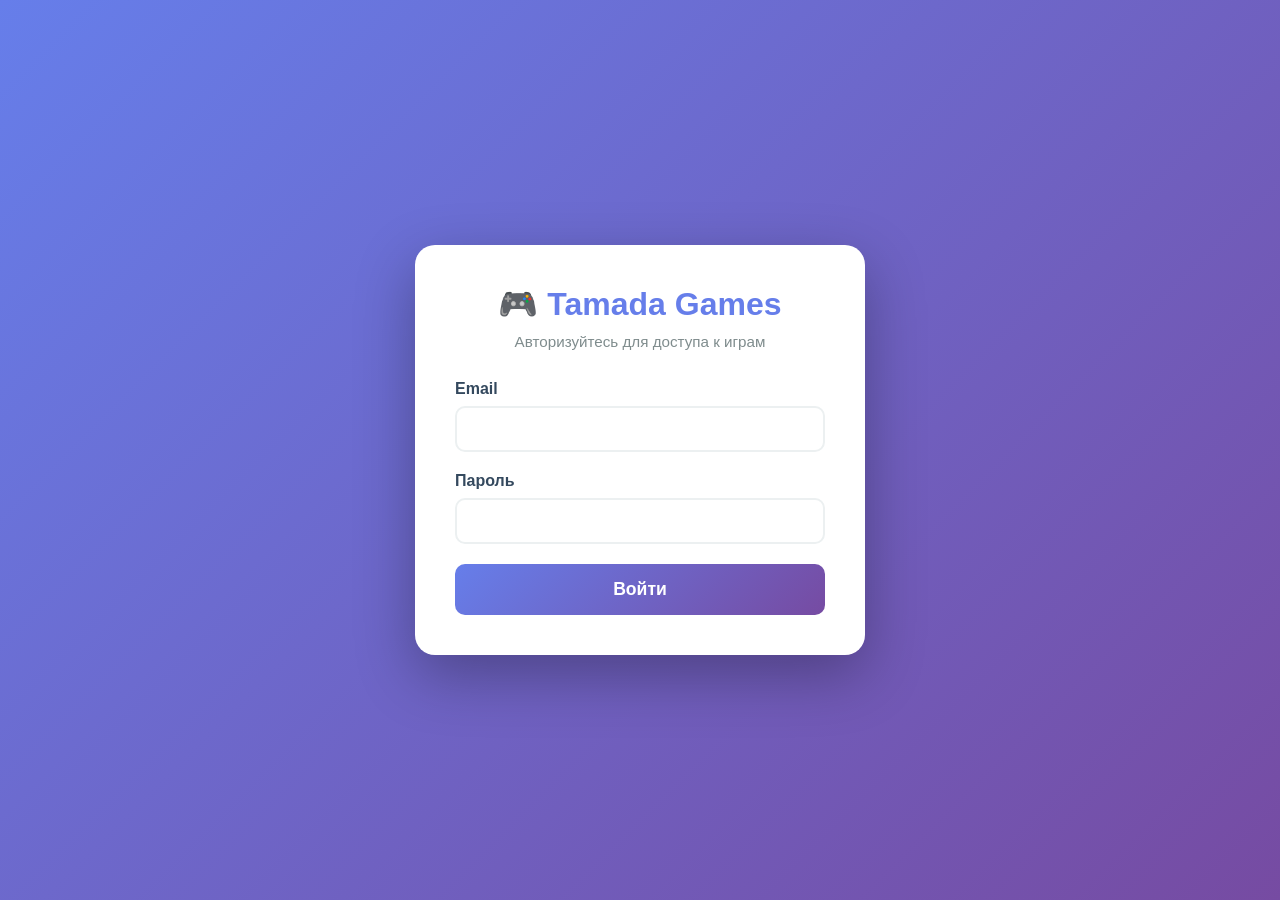
<file: index.html>
<!DOCTYPE html>
<html lang="ru">
  <head>
    <meta charset="UTF-8" />
    <meta name="viewport" content="width=device-width, initial-scale=1.0" />
    <title>Игры для мероприятия - Tamada Games</title>
    <link rel="stylesheet" href="global/styles/main.css" />
    <style>
      .game-grid {
        display: grid;
        grid-template-columns: repeat(auto-fit, minmax(280px, 1fr));
        gap: 20px;
        padding: 20px;
        max-width: 1200px;
        margin: 0 auto;
      }

      .game-card {
        background: white;
        border-radius: 12px;
        padding: 24px;
        box-shadow: 0 4px 6px rgba(0, 0, 0, 0.1);
        transition: transform 0.3s, box-shadow 0.3s;
        cursor: pointer;
      }

      .game-card:hover {
        transform: translateY(-5px);
        box-shadow: 0 8px 12px rgba(0, 0, 0, 0.15);
      }

      .game-card h2 {
        color: #2c3e50;
        margin-bottom: 12px;
        font-size: 1.4em;
      }

      .game-card p {
        color: #7f8c8d;
        line-height: 1.6;
        margin-bottom: 16px;
      }

      .game-card .btn {
        width: 100%;
        padding: 12px;
        background: linear-gradient(135deg, #667eea 0%, #764ba2 100%);
        color: white;
        border: none;
        border-radius: 8px;
        font-size: 1.1em;
        cursor: pointer;
        transition: opacity 0.3s;
      }

      .game-card .btn:hover {
        opacity: 0.9;
      }

      .header {
        text-align: center;
        padding: 40px 20px;
        background: linear-gradient(135deg, #667eea 0%, #764ba2 100%);
        color: white;
        position: relative;
      }

      .header h1 {
        margin: 0;
        font-size: 2.5em;
        color: white;
      }

      .header p {
        margin: 10px 0 0;
        opacity: 0.9;
      }

      .profile-btn {
        position: absolute;
        top: 20px;
        right: 20px;
        background: rgba(255, 255, 255, 0.2);
        color: white;
        padding: 10px 20px;
        border-radius: 25px;
        text-decoration: none;
        font-weight: 600;
        transition: all 0.3s;
        border: 2px solid rgba(255, 255, 255, 0.3);
      }

      .profile-btn:hover {
        background: rgba(255, 255, 255, 0.3);
        transform: scale(1.05);
      }

      .loading {
        display: flex;
        flex-direction: column;
        justify-content: center;
        align-items: center;
        min-height: 100vh;
        font-size: 1.5em;
        color: #667eea;
      }

      .error-screen {
        display: flex;
        flex-direction: column;
        justify-content: center;
        align-items: center;
        min-height: 100vh;
        padding: 20px;
        text-align: center;
      }

      .error-screen h2 {
        color: #e74c3c;
        margin-bottom: 20px;
      }

      .error-screen pre {
        background: #f8f9fa;
        padding: 20px;
        border-radius: 10px;
        text-align: left;
        overflow-x: auto;
        max-width: 600px;
      }
    </style>
  </head>
  <body>
    <div id="loading" class="loading">
      <div>⏳ Загрузка...</div>
      <div style="font-size: 0.8em; margin-top: 10px; color: #95a5a6">
        Проверка авторизации
      </div>
    </div>

    <div id="errorScreen" class="error-screen" style="display: none">
      <h2>❌ Ошибка загрузки</h2>
      <p id="errorMessage"></p>
      <button
        id="goToAuthBtn"
        style="
          margin-top: 20px;
          padding: 10px 20px;
          font-size: 1em;
          cursor: pointer;
        "
      >
        Перейти к авторизации
      </button>
      <pre id="errorDetails" style="display: none"></pre>
    </div>

    <div id="mainContent" style="display: none">
      <div class="header">
        <a href="profile.html" class="profile-btn" id="profileBtn"
          >👤 Профиль</a
        >
        <h1>🎮 Игры для мероприятия</h1>
        <p id="welcomeText">Выберите игру для начала</p>
      </div>

      <main style="max-width: 1200px; margin: 20px auto; padding: 0 16px">
        <section class="game-grid">
          <div
            class="game-card"
            data-game="names-from-pictures"
            data-url="games/names-from-pictures/"
          >
            <h2>🖼️ Имена по картинкам</h2>
            <p>
              Угадайте названия мест Казахстана по двум картинкам-подсказкам
            </p>
            <button class="btn">Начать игру</button>
          </div>

          <div
            class="game-card"
            data-game="photo-relay"
            data-url="games/photo-relay/"
          >
            <h2>📸 Фото-эстафета</h2>
            <p>Командная игра: сделайте фото по заданной теме</p>
            <button class="btn">Начать игру</button>
          </div>

          <div
            class="game-card"
            data-game="grandparents-vs-youth"
            data-url="games/grandparents-vs-youth/"
          >
            <h2>👵 Поколения</h2>
            <p>Молодёжь против бабушек и дедушек: угадайте предметы</p>
            <button class="btn">Начать игру</button>
          </div>

          <div
            class="game-card"
            data-game="bring-item"
            data-url="games/bring-item/"
          >
            <h2>🏃 Принеси предмет</h2>
            <p>Игра на выбывание: найдите нужный предмет в зале</p>
            <button class="btn">Начать игру</button>
          </div>

          <div
            class="game-card"
            data-game="random-letter"
            data-url="games/random-letter/"
          >
            <h2>🎵 Песня на букву</h2>
            <p>Спойте песню, начинающуюся на случайную букву</p>
            <button class="btn">Начать игру</button>
          </div>
        </section>
      </main>
    </div>

    <script src="global/scripts/auth.js"></script>
    <script src="global/scripts/index.js"></script>
  </body>
</html>
</file>
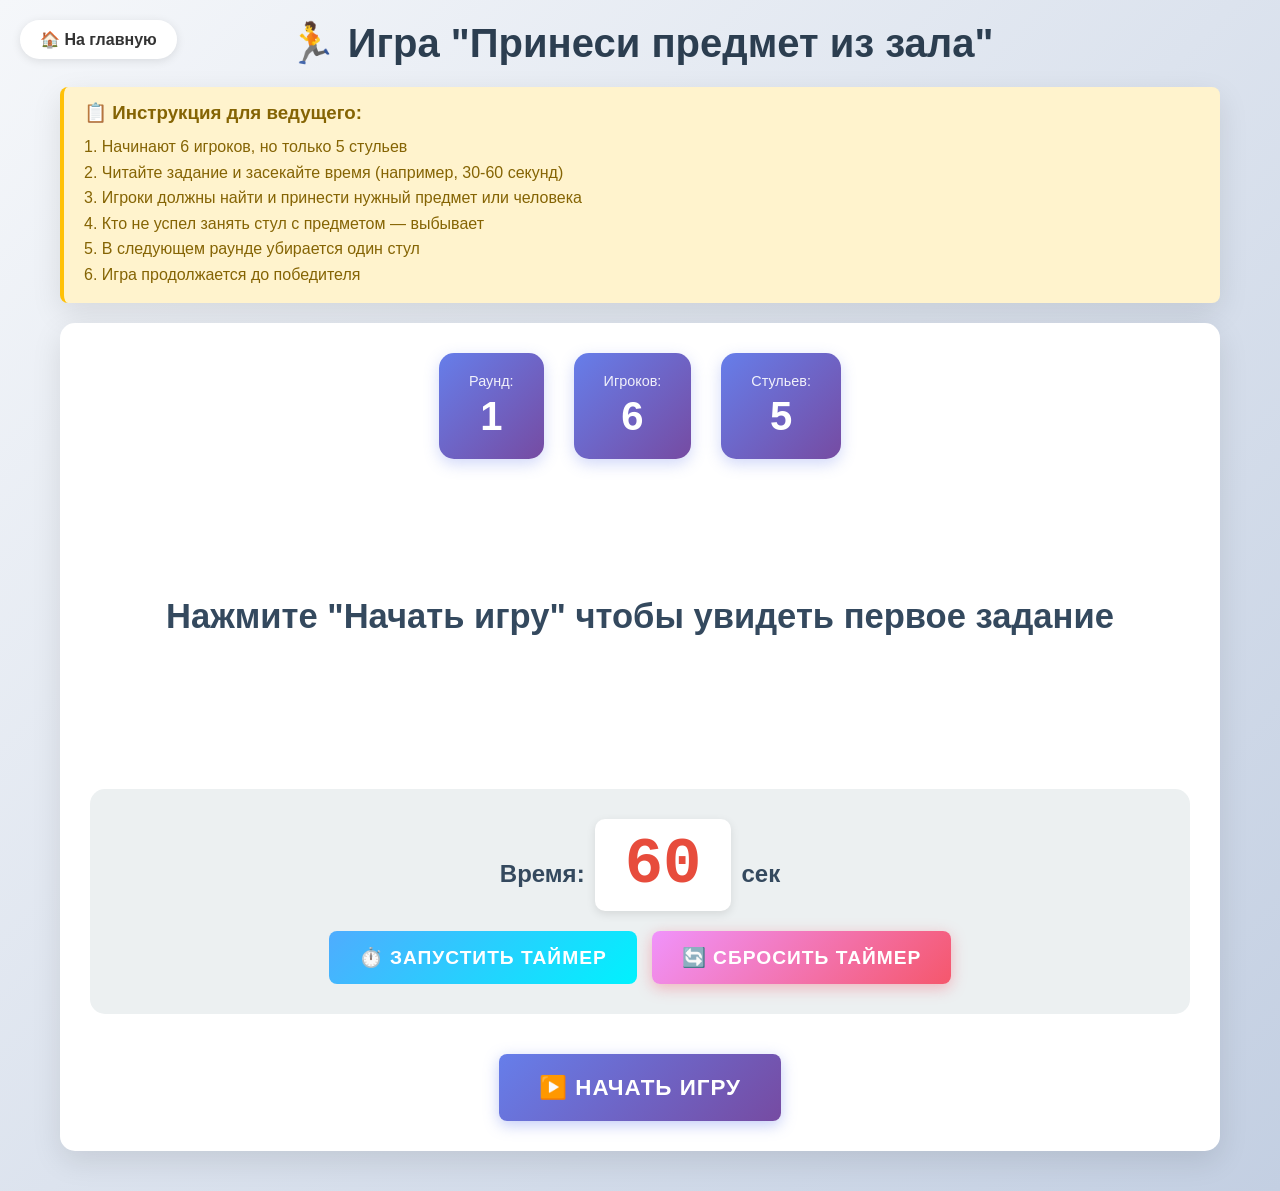
<file: games/bring-item/index.html>
<!DOCTYPE html>
<html lang="ru">
<head>
    <meta charset="UTF-8">
    <meta name="viewport" content="width=device-width, initial-scale=1.0">
    <title>Принеси предмет</title>
    <link rel="stylesheet" href="../../global/styles/main.css">
    <link rel="stylesheet" href="style.css">
</head>
<body>
    <a href="../../index.html" class="btn-home">🏠 На главную</a>
    
    <div class="container">
        <h1>🏃 Игра "Принеси предмет из зала"</h1>
        
        <div class="instructions card fade-in">
            <h3>📋 Инструкция для ведущего:</h3>
            <p>1. Начинают 6 игроков, но только 5 стульев</p>
            <p>2. Читайте задание и засекайте время (например, 30-60 секунд)</p>
            <p>3. Игроки должны найти и принести нужный предмет или человека</p>
            <p>4. Кто не успел занять стул с предметом — выбывает</p>
            <p>5. В следующем раунде убирается один стул</p>
            <p>6. Игра продолжается до победителя</p>
        </div>

        <div class="game-content card">
            <div class="game-status">
                <div class="status-item">
                    <span class="status-label">Раунд:</span>
                    <span class="status-value" id="currentRound">1</span>
                </div>
                <div class="status-item">
                    <span class="status-label">Игроков:</span>
                    <span class="status-value" id="playersCount">6</span>
                </div>
                <div class="status-item">
                    <span class="status-label">Стульев:</span>
                    <span class="status-value" id="chairsCount">5</span>
                </div>
            </div>

            <div class="task-display" id="taskDisplay">
                <div class="task-placeholder">
                    <h2>Нажмите "Начать игру" чтобы увидеть первое задание</h2>
                </div>
            </div>

            <div class="task-box hidden" id="taskBox">
                <div class="task-number">Задание <span id="taskNumber">1</span></div>
                <div class="task-icon" id="taskIcon">🎯</div>
                <div class="task-text" id="taskText"></div>
            </div>

            <div class="timer-section">
                <div class="timer-display" id="timerDisplay">
                    <div class="timer-label">Время:</div>
                    <div class="timer-value" id="timerValue">60</div>
                    <div class="timer-label">сек</div>
                </div>
                <div class="timer-controls">
                    <button class="btn btn-success" id="startTimerBtn" onclick="startTimer()" disabled>
                        ⏱️ Запустить таймер
                    </button>
                    <button class="btn btn-secondary" id="resetTimerBtn" onclick="resetTimer()">
                        🔄 Сбросить таймер
                    </button>
                </div>
            </div>

            <div class="controls">
                <button class="btn btn-primary btn-large" id="startGameBtn" onclick="startGame()">
                    ▶️ Начать игру
                </button>
                <button class="btn btn-secondary hidden" id="nextTaskBtn" onclick="nextTask()">
                    ➡️ Следующее задание
                </button>
                <button class="btn btn-secondary hidden" id="eliminatePlayerBtn" onclick="eliminatePlayer()">
                    ❌ Игрок выбыл
                </button>
            </div>
        </div>
    </div>

    <script src="script.js"></script>
</body>
</html>
</file>
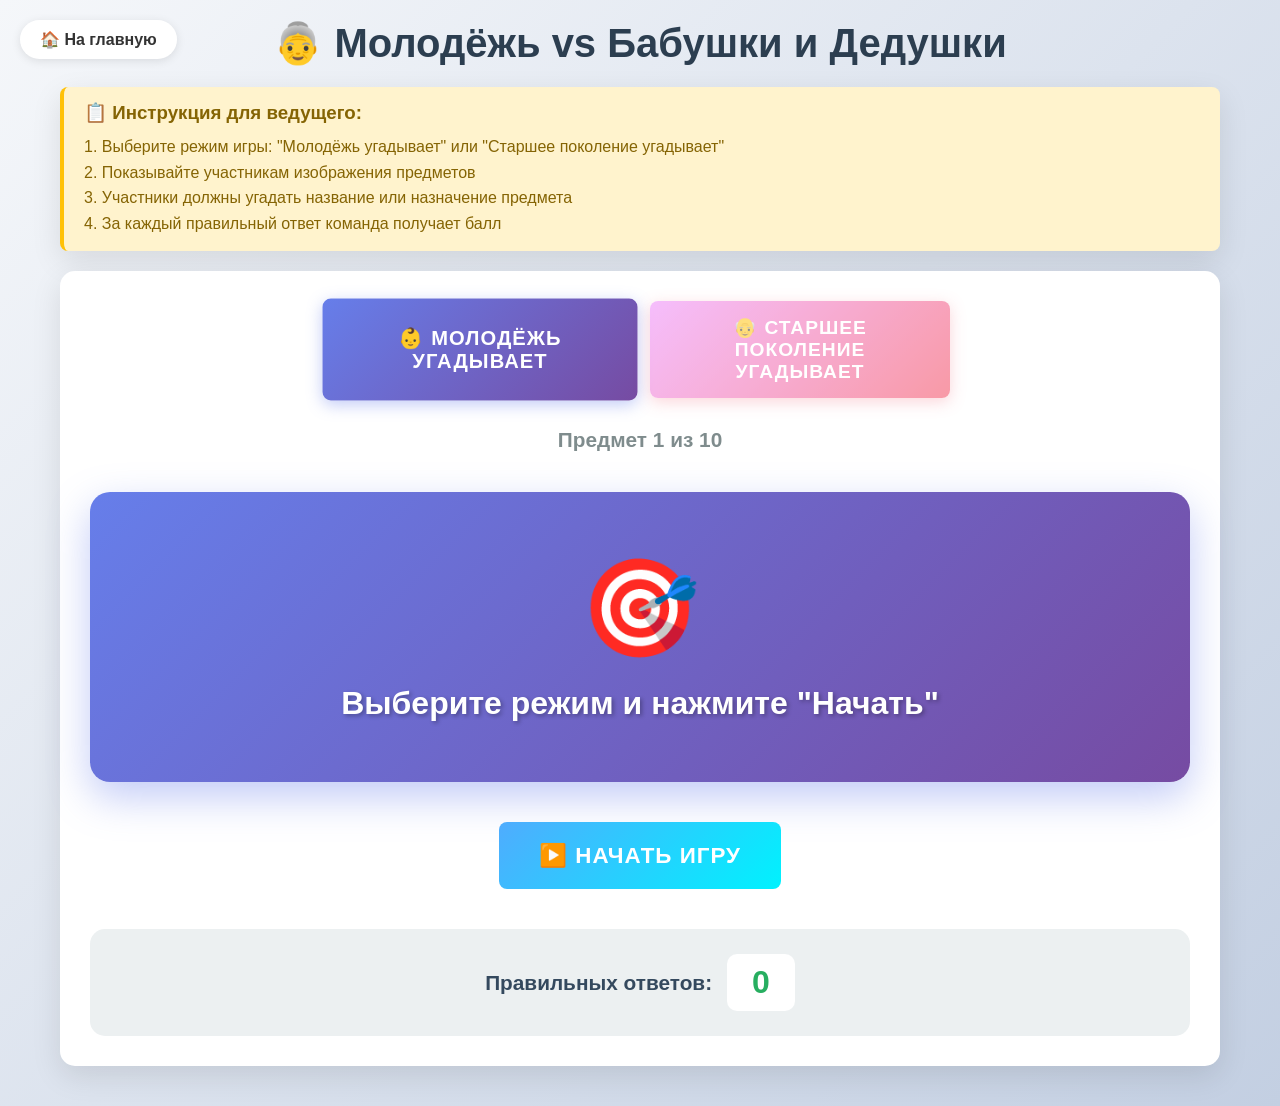
<file: games/grandparents-vs-youth/index.html>
<!DOCTYPE html>
<html lang="ru">
<head>
    <meta charset="UTF-8">
    <meta name="viewport" content="width=device-width, initial-scale=1.0">
    <title>Поколения</title>
    <link rel="stylesheet" href="../../global/styles/main.css">
    <link rel="stylesheet" href="style.css">
</head>
<body>
    <a href="../../index.html" class="btn-home">🏠 На главную</a>
    
    <div class="container">
        <h1>👵 Молодёжь vs Бабушки и Дедушки</h1>
        
        <div class="instructions card fade-in">
            <h3>📋 Инструкция для ведущего:</h3>
            <p>1. Выберите режим игры: "Молодёжь угадывает" или "Старшее поколение угадывает"</p>
            <p>2. Показывайте участникам изображения предметов</p>
            <p>3. Участники должны угадать название или назначение предмета</p>
            <p>4. За каждый правильный ответ команда получает балл</p>
        </div>

        <div class="game-content card">
            <div class="mode-selector">
                <button class="btn btn-primary mode-btn active" onclick="selectMode('youth')">
                    👶 Молодёжь угадывает
                </button>
                <button class="btn btn-secondary mode-btn" onclick="selectMode('elders')">
                    👴 Старшее поколение угадывает
                </button>
            </div>

            <div class="item-counter">
                Предмет <span id="currentItem">1</span> из <span id="totalItems">10</span>
            </div>

            <div class="item-display">
                <div class="item-box" id="itemBox">
                    <div class="item-icon" id="itemIcon">🎯</div>
                    <div class="item-name" id="itemName">Выберите режим и нажмите "Начать"</div>
                </div>
            </div>

            <div class="answer-section hidden" id="answerSection">
                <div class="answer-box">
                    <h3>Ответ:</h3>
                    <div class="answer-text" id="answerText"></div>
                    <div class="answer-description" id="answerDescription"></div>
                </div>
            </div>

            <div class="controls">
                <button class="btn btn-success btn-large" id="startBtn" onclick="startGame()">
                    ▶️ Начать игру
                </button>
                <button class="btn btn-primary hidden" id="showAnswerBtn" onclick="toggleAnswer()">
                    👁️ Показать ответ
                </button>
                <button class="btn btn-secondary hidden" id="nextBtn" onclick="nextItem()">
                    ➡️ Следующий предмет
                </button>
            </div>

            <div class="score-board">
                <div class="score-item">
                    <span class="score-label">Правильных ответов:</span>
                    <span class="score-value" id="correctScore">0</span>
                </div>
            </div>
        </div>
    </div>

    <script src="script.js"></script>
</body>
</html>
</file>
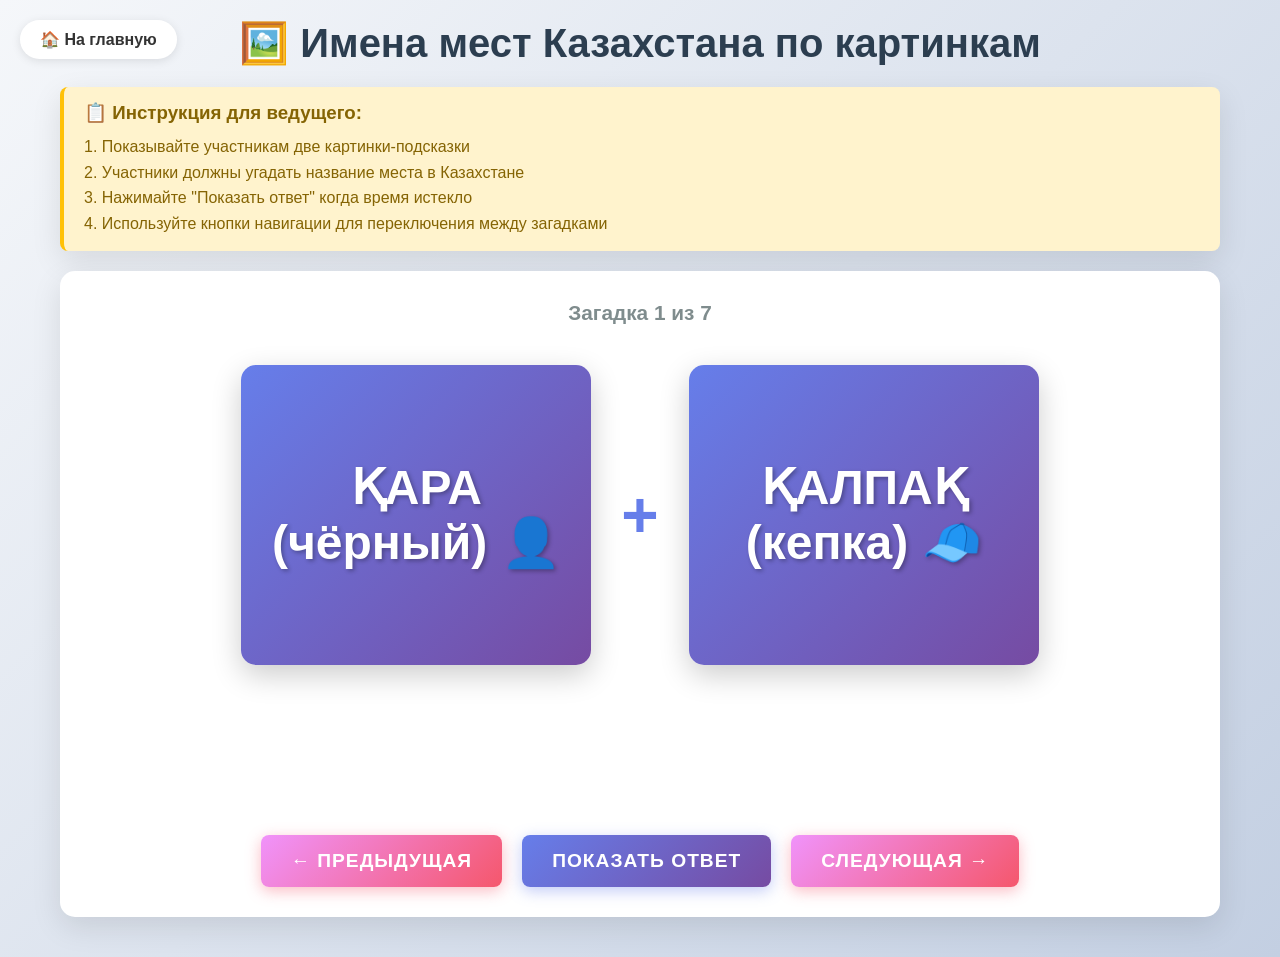
<file: games/names-from-pictures/index.html>
<!DOCTYPE html>
<html lang="ru">
<head>
    <meta charset="UTF-8">
    <meta name="viewport" content="width=device-width, initial-scale=1.0">
    <title>Имена по картинкам</title>
    <link rel="stylesheet" href="../../global/styles/main.css">
    <link rel="stylesheet" href="style.css">
</head>
<body>
    <a href="../../index.html" class="btn-home">🏠 На главную</a>
    
    <div class="container">
        <h1>🖼️ Имена мест Казахстана по картинкам</h1>
        
        <div class="instructions card fade-in">
            <h3>📋 Инструкция для ведущего:</h3>
            <p>1. Показывайте участникам две картинки-подсказки</p>
            <p>2. Участники должны угадать название места в Казахстане</p>
            <p>3. Нажимайте "Показать ответ" когда время истекло</p>
            <p>4. Используйте кнопки навигации для переключения между загадками</p>
        </div>

        <div class="game-content card">
            <div class="puzzle-counter">
                Загадка <span id="currentPuzzle">1</span> из <span id="totalPuzzles">7</span>
            </div>

            <div class="images-container">
                <div class="image-box">
                    <div class="image-placeholder" id="image1">
                        <span id="hint1"></span>
                    </div>
                </div>
                <div class="plus-sign">+</div>
                <div class="image-box">
                    <div class="image-placeholder" id="image2">
                        <span id="hint2"></span>
                    </div>
                </div>
            </div>

            <div class="answer-section" id="answerSection">
                <div class="answer-box hidden" id="answerBox">
                    <h2>Ответ:</h2>
                    <div class="answer-text" id="answerText"></div>
                </div>
            </div>

            <div class="controls">
                <button class="btn btn-secondary" id="prevBtn" onclick="previousPuzzle()">← Предыдущая</button>
                <button class="btn btn-primary" id="showAnswerBtn" onclick="toggleAnswer()">Показать ответ</button>
                <button class="btn btn-secondary" id="nextBtn" onclick="nextPuzzle()">Следующая →</button>
            </div>
        </div>
    </div>

    <script src="script.js"></script>
</body>
</html>
</file>
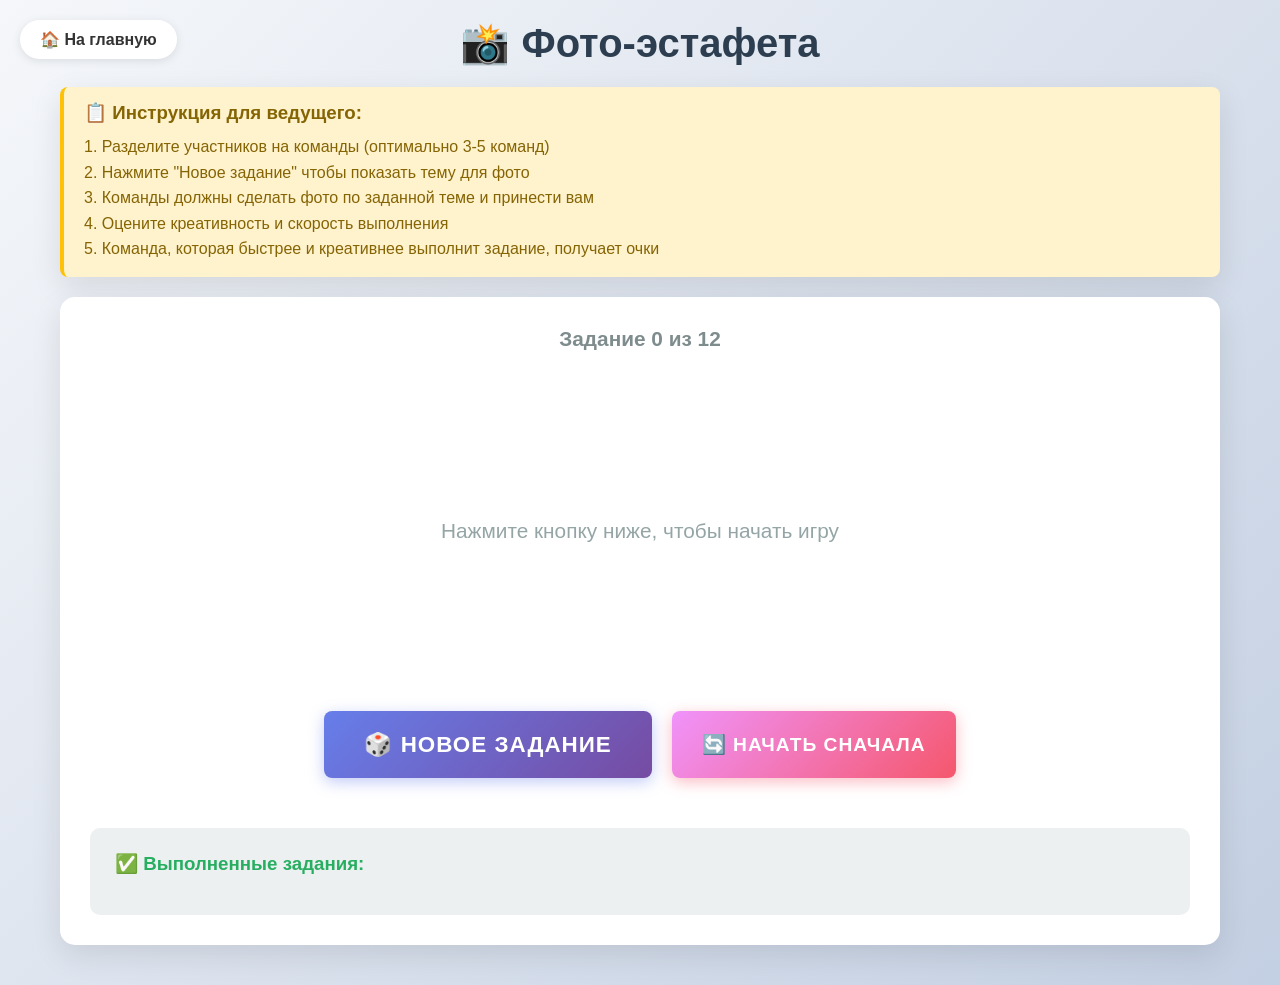
<file: games/photo-relay/index.html>
<!DOCTYPE html>
<html lang="ru">
<head>
    <meta charset="UTF-8">
    <meta name="viewport" content="width=device-width, initial-scale=1.0">
    <title>Фото-эстафета</title>
    <link rel="stylesheet" href="../../global/styles/main.css">
    <link rel="stylesheet" href="style.css">
</head>
<body>
    <a href="../../index.html" class="btn-home">🏠 На главную</a>
    
    <div class="container">
        <h1>📸 Фото-эстафета</h1>
        
        <div class="instructions card fade-in">
            <h3>📋 Инструкция для ведущего:</h3>
            <p>1. Разделите участников на команды (оптимально 3-5 команд)</p>
            <p>2. Нажмите "Новое задание" чтобы показать тему для фото</p>
            <p>3. Команды должны сделать фото по заданной теме и принести вам</p>
            <p>4. Оцените креативность и скорость выполнения</p>
            <p>5. Команда, которая быстрее и креативнее выполнит задание, получает очки</p>
        </div>

        <div class="game-content card">
            <div class="task-counter">
                Задание <span id="currentTask">0</span> из <span id="totalTasks">12</span>
            </div>

            <div class="task-display" id="taskDisplay">
                <div class="task-placeholder">
                    <p>Нажмите кнопку ниже, чтобы начать игру</p>
                </div>
            </div>

            <div class="task-box hidden" id="taskBox">
                <div class="task-icon">📸</div>
                <div class="task-text" id="taskText"></div>
            </div>

            <div class="controls">
                <button class="btn btn-primary btn-large" id="newTaskBtn" onclick="getNewTask()">
                    🎲 Новое задание
                </button>
                <button class="btn btn-secondary" id="resetBtn" onclick="resetGame()">
                    🔄 Начать сначала
                </button>
            </div>

            <div class="completed-tasks" id="completedTasks">
                <h3>✅ Выполненные задания:</h3>
                <ul id="tasksList"></ul>
            </div>
        </div>
    </div>

    <script src="script.js"></script>
</body>
</html>
</file>
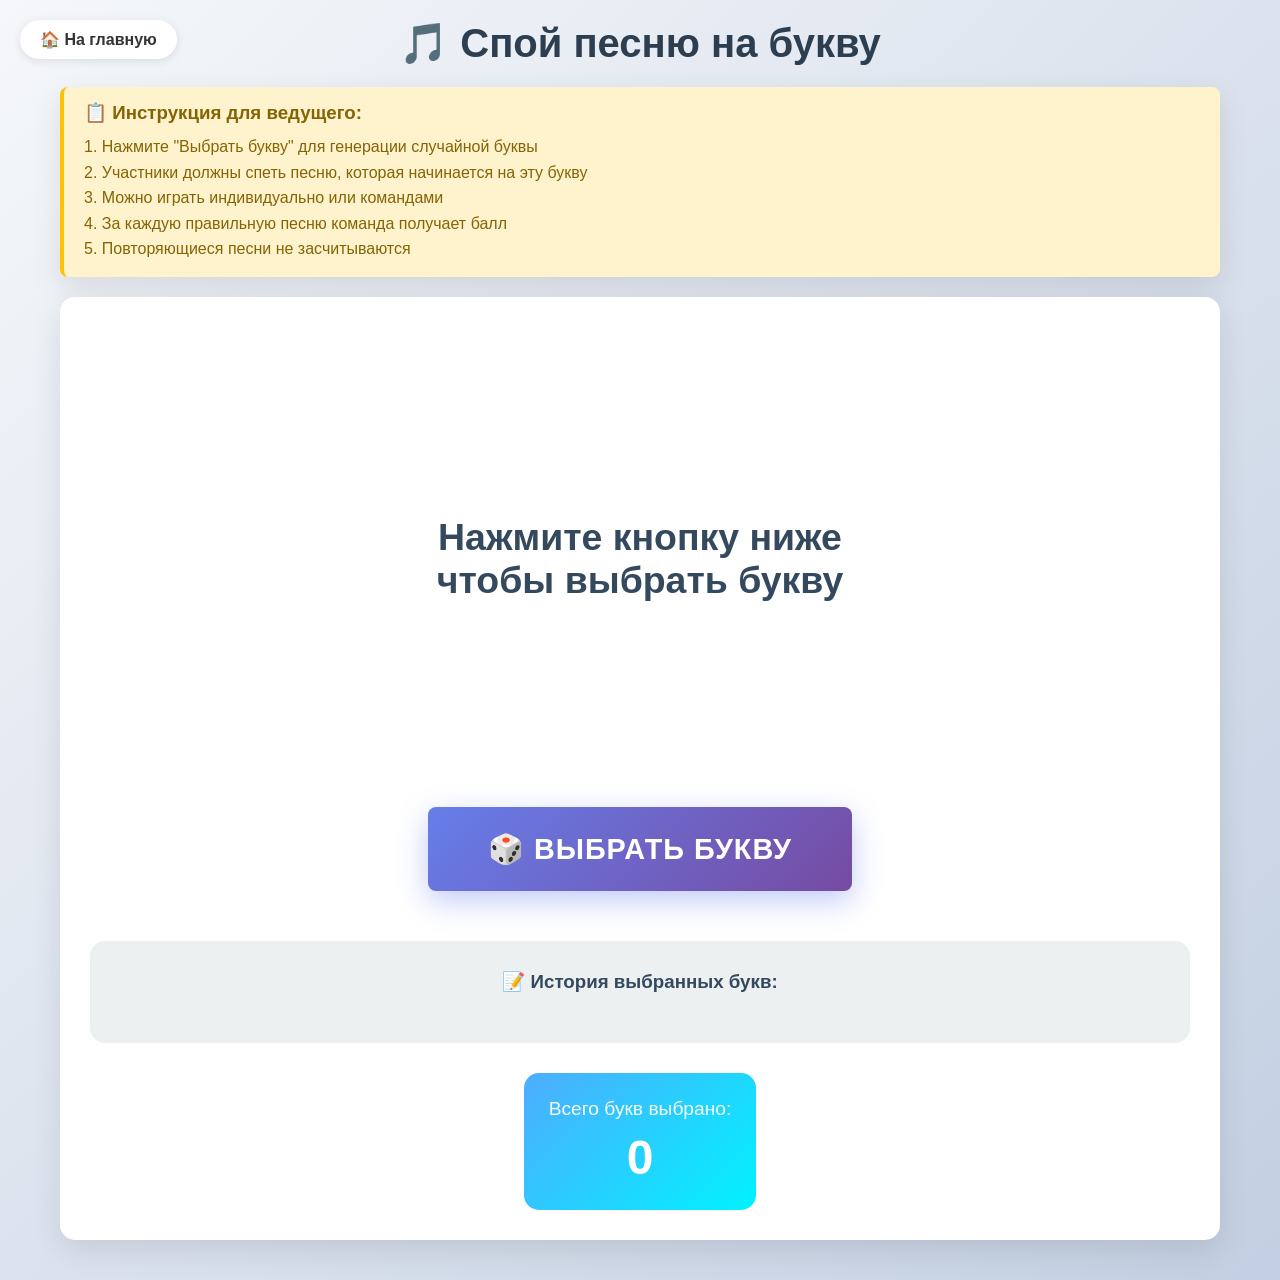
<file: games/random-letter/index.html>
<!DOCTYPE html>
<html lang="ru">
<head>
    <meta charset="UTF-8">
    <meta name="viewport" content="width=device-width, initial-scale=1.0">
    <title>Песня на букву</title>
    <link rel="stylesheet" href="../../global/styles/main.css">
    <link rel="stylesheet" href="style.css">
</head>
<body>
    <a href="../../index.html" class="btn-home">🏠 На главную</a>
    
    <div class="container">
        <h1>🎵 Спой песню на букву</h1>
        
        <div class="instructions card fade-in">
            <h3>📋 Инструкция для ведущего:</h3>
            <p>1. Нажмите "Выбрать букву" для генерации случайной буквы</p>
            <p>2. Участники должны спеть песню, которая начинается на эту букву</p>
            <p>3. Можно играть индивидуально или командами</p>
            <p>4. За каждую правильную песню команда получает балл</p>
            <p>5. Повторяющиеся песни не засчитываются</p>
        </div>

        <div class="game-content card">
            <div class="letter-display" id="letterDisplay">
                <div class="letter-placeholder">
                    <h2>Нажмите кнопку ниже<br>чтобы выбрать букву</h2>
                </div>
            </div>

            <div class="letter-box hidden" id="letterBox">
                <div class="letter-icon">🎤</div>
                <div class="letter-text" id="letterText">А</div>
                <div class="letter-hint">Спойте песню на эту букву!</div>
            </div>

            <div class="controls">
                <button class="btn btn-primary btn-huge" onclick="generateLetter()">
                    🎲 Выбрать букву
                </button>
            </div>

            <div class="history-section" id="historySection">
                <h3>📝 История выбранных букв:</h3>
                <div class="letters-history" id="lettersHistory"></div>
            </div>

            <div class="stats-section">
                <div class="stat-box">
                    <div class="stat-label">Всего букв выбрано:</div>
                    <div class="stat-value" id="totalLetters">0</div>
                </div>
            </div>
        </div>
    </div>

    <script src="script.js"></script>
</body>
</html>
</file>
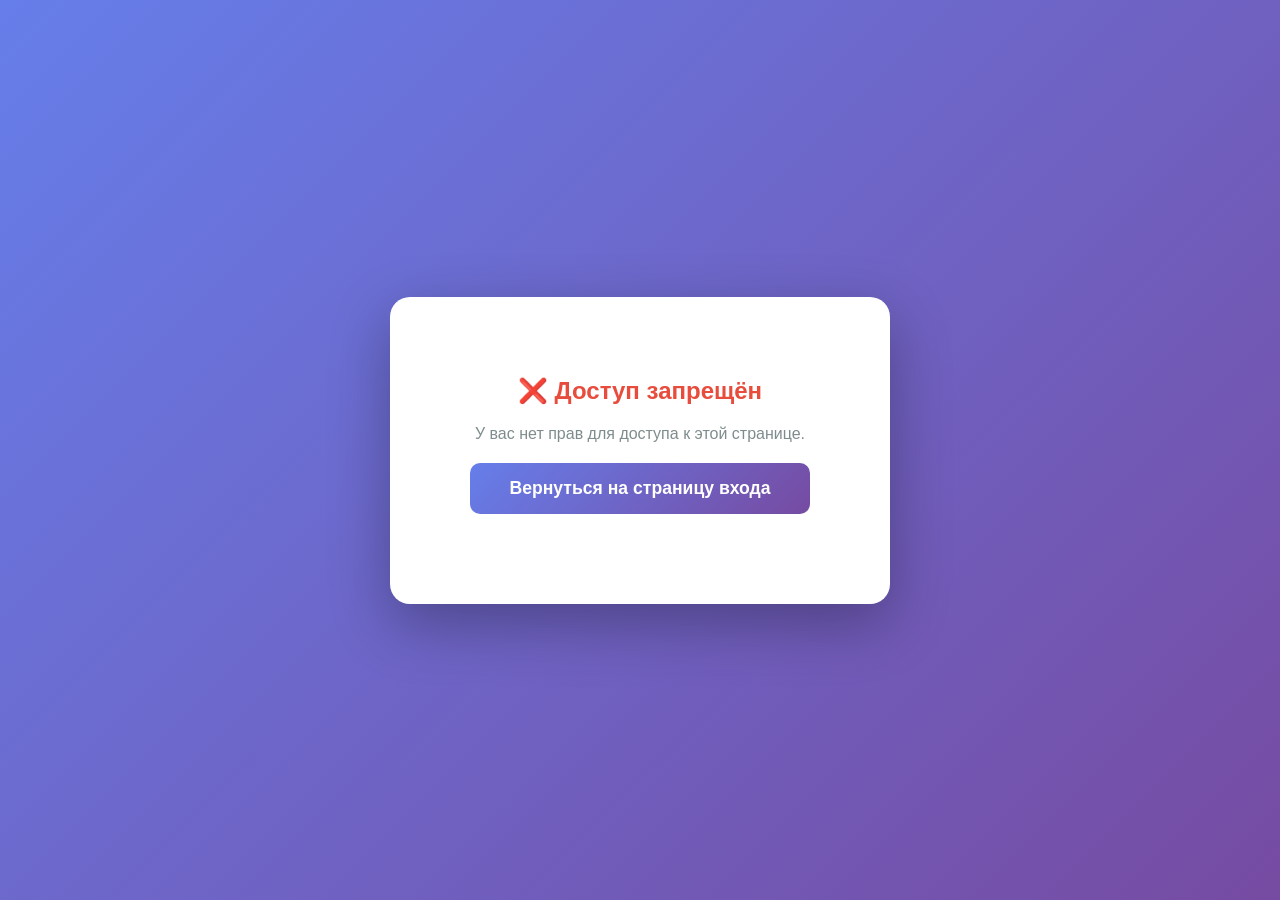
<file: admin-register.html>
<!-- admin-register.html -->
<!DOCTYPE html>
<html lang="ru">
  <head>
    <meta charset="UTF-8" />
    <meta name="viewport" content="width=device-width, initial-scale=1.0" />
    <title>Регистрация пользователя - Admin</title>
    <style>
      * {
        margin: 0;
        padding: 0;
        box-sizing: border-box;
      }

      body {
        font-family: "Segoe UI", Tahoma, Geneva, Verdana, sans-serif;
        background: linear-gradient(135deg, #667eea 0%, #764ba2 100%);
        min-height: 100vh;
        display: flex;
        align-items: center;
        justify-content: center;
        padding: 20px;
      }

      .admin-container {
        background: white;
        border-radius: 20px;
        box-shadow: 0 20px 60px rgba(0, 0, 0, 0.3);
        max-width: 500px;
        width: 100%;
        padding: 40px;
        animation: slideIn 0.5s ease-out;
      }

      @keyframes slideIn {
        from {
          opacity: 0;
          transform: translateY(-30px);
        }
        to {
          opacity: 1;
          transform: translateY(0);
        }
      }

      .header {
        text-align: center;
        margin-bottom: 30px;
      }

      .header h1 {
        color: #667eea;
        font-size: 2em;
        margin-bottom: 10px;
      }

      .header p {
        color: #7f8c8d;
        font-size: 0.95em;
      }

      .form-group {
        margin-bottom: 20px;
      }

      .form-group label {
        display: block;
        margin-bottom: 8px;
        color: #34495e;
        font-weight: 600;
      }

      .form-group input,
      .form-group select {
        width: 100%;
        padding: 12px 15px;
        border: 2px solid #ecf0f1;
        border-radius: 10px;
        font-size: 1em;
        transition: border 0.3s;
      }

      .form-group input:focus,
      .form-group select:focus {
        outline: none;
        border-color: #667eea;
      }

      .btn {
        width: 100%;
        padding: 15px;
        border: none;
        border-radius: 10px;
        background: linear-gradient(135deg, #667eea 0%, #764ba2 100%);
        color: white;
        font-size: 1.1em;
        font-weight: 600;
        cursor: pointer;
        transition: transform 0.3s;
        margin-bottom: 10px;
      }

      .btn:hover {
        transform: translateY(-2px);
      }

      .btn:disabled {
        opacity: 0.6;
        cursor: not-allowed;
      }

      .btn-secondary {
        background: linear-gradient(135deg, #95a5a6 0%, #7f8c8d 100%);
      }

      .error-message {
        background: #ff6b6b;
        color: white;
        padding: 12px;
        border-radius: 10px;
        margin-bottom: 20px;
        display: none;
      }

      .success-message {
        background: #51cf66;
        color: white;
        padding: 12px;
        border-radius: 10px;
        margin-bottom: 20px;
        display: none;
      }

      .loading {
        text-align: center;
        padding: 40px;
        color: #667eea;
        font-size: 1.2em;
      }

      .access-denied {
        text-align: center;
        padding: 40px;
      }

      .access-denied h2 {
        color: #e74c3c;
        margin-bottom: 20px;
      }

      .access-denied p {
        color: #7f8c8d;
        margin-bottom: 20px;
      }
    </style>
  </head>
  <body>
    <div class="admin-container">
      <div id="loadingSection" class="loading">
        <p>Проверка доступа...</p>
      </div>

      <div id="accessDenied" class="access-denied" style="display: none">
        <h2>❌ Доступ запрещён</h2>
        <p>У вас нет прав для доступа к этой странице.</p>
        <button class="btn" id="backToAuthBtn">
          Вернуться на страницу входа
        </button>
      </div>

      <div id="registerContent" style="display: none">
        <div class="header">
          <h1>👤 Регистрация пользователя</h1>
          <p>Администраторская панель</p>
        </div>

        <div id="errorMessage" class="error-message"></div>
        <div id="successMessage" class="success-message"></div>

        <form id="registerForm">
          <div class="form-group">
            <label>Email</label>
            <input type="email" id="registerEmail" required />
          </div>
          <div class="form-group">
            <label>Пароль</label>
            <input
              type="password"
              id="registerPassword"
              required
              minlength="6"
            />
          </div>
          <div class="form-group">
            <label>Имя (необязательно)</label>
            <input type="text" id="registerName" />
          </div>
          <div class="form-group">
            <label>Роль</label>
            <select id="registerRole">
              <option value="user">Пользователь</option>
              <option value="admin">Администратор</option>
            </select>
          </div>
          <button type="submit" class="btn">Создать пользователя</button>
          <button
            type="button"
            class="btn btn-secondary"
            id="backToHomeBtn"
          >
            Вернуться на главную
          </button>
        </form>
      </div>
    </div>

    <script src="global/scripts/auth.js"></script>
    <script src="global/scripts/admin-register.js"></script>
  </body>
</html>
</file>
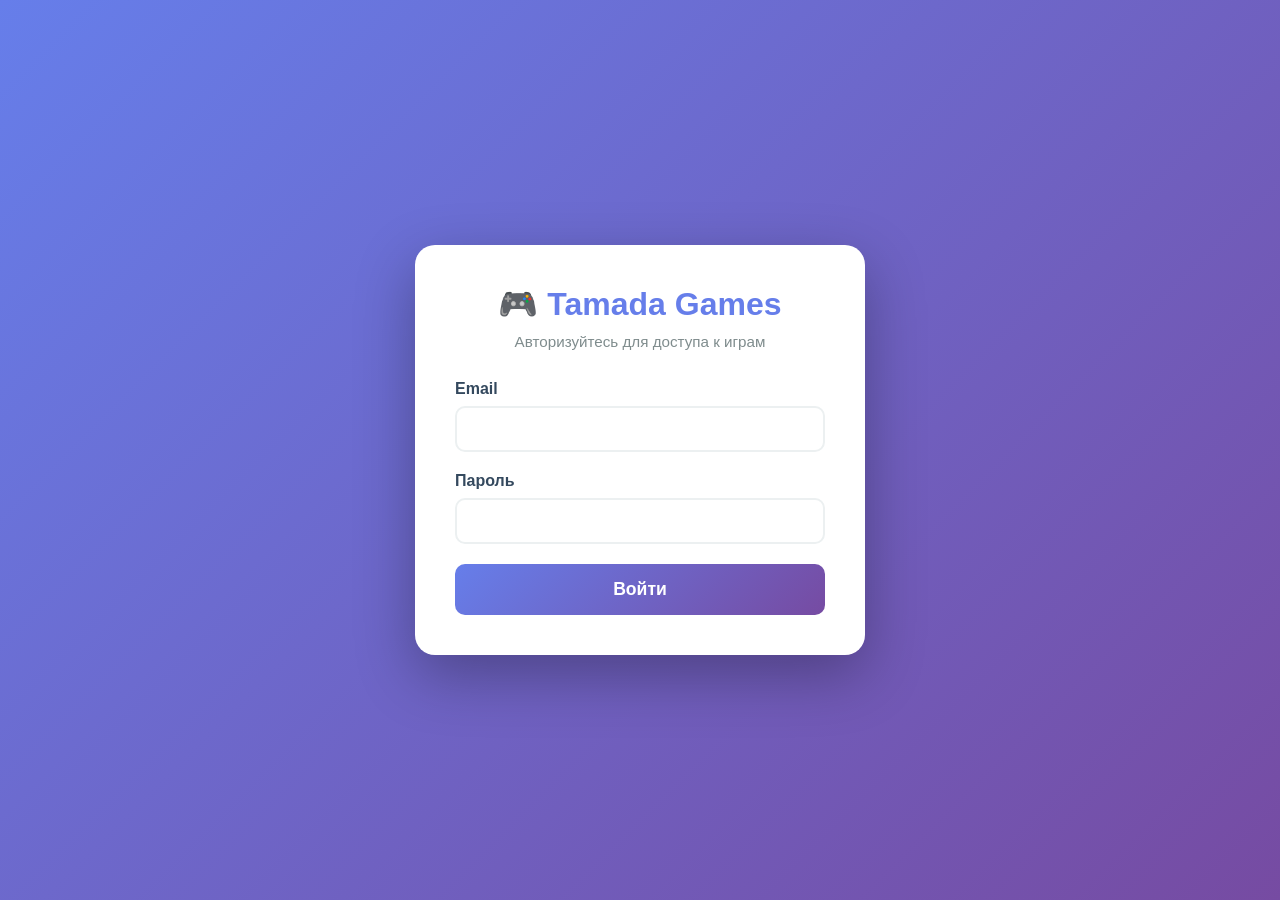
<file: auth.html>
<!-- auth.html -->
<!DOCTYPE html>
<html lang="ru">
  <head>
    <meta charset="UTF-8" />
    <meta name="viewport" content="width=device-width, initial-scale=1.0" />
    <title>Авторизация - Tamada Games</title>
    <style>
      * {
        margin: 0;
        padding: 0;
        box-sizing: border-box;
      }

      body {
        font-family: "Segoe UI", Tahoma, Geneva, Verdana, sans-serif;
        background: linear-gradient(135deg, #667eea 0%, #764ba2 100%);
        min-height: 100vh;
        display: flex;
        align-items: center;
        justify-content: center;
        padding: 20px;
      }

      .auth-container {
        background: white;
        border-radius: 20px;
        box-shadow: 0 20px 60px rgba(0, 0, 0, 0.3);
        max-width: 450px;
        width: 100%;
        padding: 40px;
        animation: slideIn 0.5s ease-out;
      }

      @keyframes slideIn {
        from {
          opacity: 0;
          transform: translateY(-30px);
        }
        to {
          opacity: 1;
          transform: translateY(0);
        }
      }

      .logo {
        text-align: center;
        margin-bottom: 30px;
      }

      .logo h1 {
        color: #667eea;
        font-size: 2em;
        margin-bottom: 10px;
      }

      .logo p {
        color: #7f8c8d;
        font-size: 0.95em;
      }

      .form-group {
        margin-bottom: 20px;
      }

      .form-group label {
        display: block;
        margin-bottom: 8px;
        color: #34495e;
        font-weight: 600;
      }

      .form-group input {
        width: 100%;
        padding: 12px 15px;
        border: 2px solid #ecf0f1;
        border-radius: 10px;
        font-size: 1em;
        transition: border 0.3s;
      }

      .form-group input:focus {
        outline: none;
        border-color: #667eea;
      }

      .btn {
        width: 100%;
        padding: 15px;
        border: none;
        border-radius: 10px;
        background: linear-gradient(135deg, #667eea 0%, #764ba2 100%);
        color: white;
        font-size: 1.1em;
        font-weight: 600;
        cursor: pointer;
        transition: transform 0.3s;
      }

      .btn:hover {
        transform: translateY(-2px);
      }

      .btn:disabled {
        opacity: 0.6;
        cursor: not-allowed;
      }

      .error-message {
        background: #ff6b6b;
        color: white;
        padding: 12px;
        border-radius: 10px;
        margin-bottom: 20px;
        display: none;
      }

      .success-message {
        background: #51cf66;
        color: white;
        padding: 12px;
        border-radius: 10px;
        margin-bottom: 20px;
        display: none;
      }
    </style>
  </head>
  <body>
    <div class="auth-container" id="authContainer">
      <div class="logo">
        <h1>🎮 Tamada Games</h1>
        <p>Авторизуйтесь для доступа к играм</p>
      </div>

      <div id="errorMessage" class="error-message"></div>
      <div id="successMessage" class="success-message"></div>

      <form id="loginForm">
        <div class="form-group">
          <label>Email</label>
          <input type="email" id="loginEmail" required />
        </div>
        <div class="form-group">
          <label>Пароль</label>
          <input type="password" id="loginPassword" required />
        </div>
        <button type="submit" class="btn">Войти</button>
      </form>
    </div>

    <script src="global/scripts/auth.js"></script>
    <script src="global/scripts/login.js"></script>
  </body>
</html>
</file>
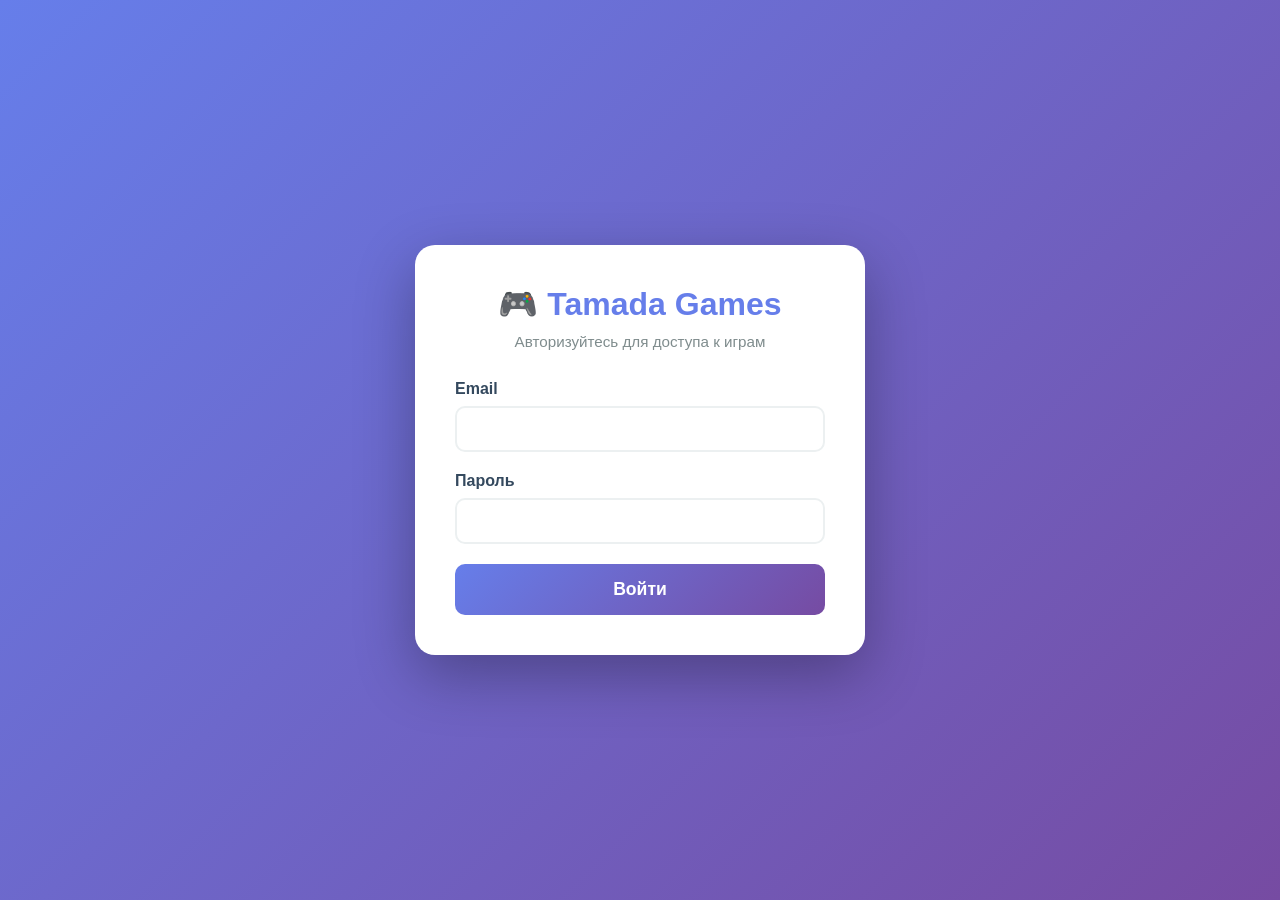
<file: profile.html>
<!DOCTYPE html>
<html lang="ru">
  <head>
    <meta charset="UTF-8" />
    <meta name="viewport" content="width=device-width, initial-scale=1.0" />
    <title>Профиль - Tamada Games</title>
    <link rel="stylesheet" href="global/styles/main.css" />
    <style>
      body {
        background: linear-gradient(135deg, #667eea 0%, #764ba2 100%);
        min-height: 100vh;
        display: flex;
        align-items: center;
        justify-content: center;
        padding: 20px;
      }

      .profile-container {
        background: white;
        border-radius: 20px;
        box-shadow: 0 20px 60px rgba(0, 0, 0, 0.3);
        max-width: 600px;
        width: 100%;
        padding: 40px;
        animation: slideIn 0.5s ease-out;
      }

      @keyframes slideIn {
        from {
          opacity: 0;
          transform: translateY(-30px);
        }
        to {
          opacity: 1;
          transform: translateY(0);
        }
      }

      .profile-header {
        text-align: center;
        margin-bottom: 30px;
      }

      .profile-header h1 {
        color: #667eea;
        font-size: 2em;
        margin-bottom: 10px;
      }

      .user-info {
        background: #f8f9fa;
        padding: 20px;
        border-radius: 15px;
        margin-bottom: 30px;
      }

      .user-info p {
        color: #34495e;
        margin-bottom: 10px;
        font-size: 1.1em;
      }

      .user-info strong {
        color: #667eea;
      }

      .stats-section {
        margin-bottom: 30px;
      }

      .stats-section h2 {
        color: #34495e;
        margin-bottom: 20px;
        font-size: 1.5em;
      }

      .game-stat {
        background: #ecf0f1;
        padding: 15px 20px;
        border-radius: 10px;
        margin-bottom: 10px;
        display: flex;
        justify-content: space-between;
        align-items: center;
      }

      .game-stat-name {
        color: #2c3e50;
        font-weight: 600;
        font-size: 1.1em;
      }

      .game-stat-count {
        background: linear-gradient(135deg, #667eea 0%, #764ba2 100%);
        color: white;
        padding: 8px 15px;
        border-radius: 20px;
        font-weight: bold;
        font-size: 1.1em;
      }

      .no-stats {
        text-align: center;
        color: #7f8c8d;
        padding: 30px;
        font-size: 1.1em;
      }

      .btn-container {
        display: flex;
        gap: 15px;
        flex-direction: column;
      }

      .btn-back {
        background: linear-gradient(135deg, #4facfe 0%, #00f2fe 100%);
        color: white;
        padding: 15px;
        border: none;
        border-radius: 10px;
        font-size: 1.1em;
        font-weight: 600;
        cursor: pointer;
        transition: transform 0.3s;
      }

      .btn-back:hover {
        transform: translateY(-2px);
      }

      .btn-logout {
        background: linear-gradient(135deg, #ff6b6b 0%, #ee5a52 100%);
        color: white;
        padding: 15px;
        border: none;
        border-radius: 10px;
        font-size: 1.1em;
        font-weight: 600;
        cursor: pointer;
        transition: transform 0.3s;
      }

      .btn-logout:hover {
        transform: translateY(-2px);
      }

      .loading {
        text-align: center;
        color: #667eea;
        font-size: 1.2em;
        padding: 40px;
      }

      @media (max-width: 768px) {
        .profile-container {
          padding: 25px;
        }

        .profile-header h1 {
          font-size: 1.6em;
        }

        .game-stat {
          flex-direction: column;
          gap: 10px;
          text-align: center;
        }
      }
    </style>
  </head>
  <body>
    <div class="profile-container">
      <div id="loadingSection" class="loading">
        <p>Загрузка профиля...</p>
      </div>

      <div id="profileContent" style="display: none">
        <div class="profile-header">
          <h1>Профиль пользователя</h1>
        </div>

        <div class="user-info" id="userInfo">
          <p><strong>Email:</strong> <span id="userEmail">Загрузка...</span></p>
          <p><strong>Имя:</strong> <span id="userName">Загрузка...</span></p>
          <p>
            <strong>Зарегистрирован:</strong>
            <span id="userCreated">Загрузка...</span>
          </p>
        </div>

        <div class="stats-section">
          <h2>Статистика посещений игр</h2>
          <div id="gameStats">
            <div class="no-stats">Загрузка статистики...</div>
          </div>
        </div>

        <div class="btn-container">
          <button class="btn-back" id="backToGamesBtn">
            ← Вернуться к играм
          </button>
          <button class="btn-logout" id="logoutBtn">
            Выйти из аккаунта
          </button>
        </div>
      </div>
    </div>

    <script src="global/scripts/auth.js"></script>
    <script src="global/scripts/profile.js"></script>
  </body>
</html>
</file>
<file: global/styles/main.css>
/* Общие стили для всех страниц */
* {
    margin: 0;
    padding: 0;
    box-sizing: border-box;
}

body {
    font-family: 'Segoe UI', Tahoma, Geneva, Verdana, sans-serif;
    background: linear-gradient(135deg, #f5f7fa 0%, #c3cfe2 100%);
    min-height: 100vh;
    padding: 0;
    margin: 0;
}

.container {
    max-width: 1200px;
    margin: 0 auto;
    padding: 20px;
}

/* Кнопки */
.btn {
    padding: 15px 30px;
    font-size: 1.2em;
    border: none;
    border-radius: 8px;
    cursor: pointer;
    transition: all 0.3s ease;
    font-weight: 600;
    text-transform: uppercase;
    letter-spacing: 1px;
}

.btn-primary {
    background: linear-gradient(135deg, #667eea 0%, #764ba2 100%);
    color: white;
    box-shadow: 0 4px 15px rgba(102, 126, 234, 0.4);
}

.btn-primary:hover {
    transform: translateY(-2px);
    box-shadow: 0 6px 20px rgba(102, 126, 234, 0.6);
}

.btn-secondary {
    background: linear-gradient(135deg, #f093fb 0%, #f5576c 100%);
    color: white;
    box-shadow: 0 4px 15px rgba(245, 87, 108, 0.4);
}

.btn-secondary:hover {
    transform: translateY(-2px);
    box-shadow: 0 6px 20px rgba(245, 87, 108, 0.6);
}

.btn-success {
    background: linear-gradient(135deg, #4facfe 0%, #00f2fe 100%);
    color: white;
}

.btn-home {
    position: fixed;
    top: 20px;
    left: 20px;
    background: white;
    color: #333;
    padding: 10px 20px;
    border-radius: 25px;
    text-decoration: none;
    box-shadow: 0 2px 10px rgba(0,0,0,0.1);
    font-weight: 600;
    z-index: 1000;
    transition: all 0.3s;
}

.btn-home:hover {
    transform: scale(1.05);
    box-shadow: 0 4px 15px rgba(0,0,0,0.2);
}

/* Заголовки */
h1 {
    font-size: 2.5em;
    color: #2c3e50;
    margin-bottom: 20px;
    text-align: center;
}

h2 {
    font-size: 1.8em;
    color: #34495e;
    margin-bottom: 15px;
}

/* Карточки */
.card {
    background: white;
    border-radius: 15px;
    padding: 30px;
    box-shadow: 0 10px 30px rgba(0,0,0,0.1);
    margin-bottom: 20px;
}

/* Инструкции */
.instructions {
    background: #fff3cd;
    border-left: 4px solid #ffc107;
    padding: 15px 20px;
    border-radius: 8px;
    margin-bottom: 20px;
}

.instructions h3 {
    color: #856404;
    margin-bottom: 10px;
}

.instructions p {
    color: #856404;
    line-height: 1.6;
}

/* Адаптивность */
@media (max-width: 768px) {
    .btn {
        padding: 12px 24px;
        font-size: 1em;
    }
    
    h1 {
        font-size: 2em;
    }
    
    .container {
        padding: 15px;
    }
    
    .card {
        padding: 20px;
    }
}

/* Анимации */
@keyframes fadeIn {
    from {
        opacity: 0;
        transform: translateY(20px);
    }
    to {
        opacity: 1;
        transform: translateY(0);
    }
}

.fade-in {
    animation: fadeIn 0.5s ease-out;
}

/* Утилиты */
.text-center {
    text-align: center;
}

.mt-20 {
    margin-top: 20px;
}

.mb-20 {
    margin-bottom: 20px;
}

.hidden {
    display: none;
}
</file>
<file: games/bring-item/style.css>
.game-content {
    text-align: center;
}

.game-status {
    display: flex;
    justify-content: center;
    gap: 30px;
    margin-bottom: 40px;
    flex-wrap: wrap;
}

.status-item {
    background: linear-gradient(135deg, #667eea 0%, #764ba2 100%);
    padding: 20px 30px;
    border-radius: 15px;
    box-shadow: 0 5px 15px rgba(102, 126, 234, 0.3);
}

.status-label {
    display: block;
    color: rgba(255,255,255,0.9);
    font-size: 0.9em;
    margin-bottom: 5px;
}

.status-value {
    display: block;
    color: white;
    font-size: 2.5em;
    font-weight: bold;
}

.task-display {
    min-height: 250px;
    display: flex;
    align-items: center;
    justify-content: center;
    margin: 30px 0;
}

.task-placeholder {
    color: #95a5a6;
    font-size: 1.2em;
}

.task-box {
    background: linear-gradient(135deg, #f093fb 0%, #f5576c 100%);
    padding: 50px;
    border-radius: 20px;
    box-shadow: 0 15px 40px rgba(240, 147, 251, 0.4);
    animation: bounceIn 0.6s ease-out;
}

.task-number {
    font-size: 1.2em;
    color: rgba(255,255,255,0.9);
    margin-bottom: 15px;
    font-weight: 600;
}

.task-icon {
    font-size: 5em;
    margin-bottom: 20px;
}

.task-text {
    font-size: 2.2em;
    color: white;
    font-weight: bold;
    line-height: 1.4;
    text-shadow: 2px 2px 4px rgba(0,0,0,0.2);
}

.timer-section {
    margin: 40px 0;
    background: #ecf0f1;
    padding: 30px;
    border-radius: 15px;
}

.timer-display {
    display: flex;
    justify-content: center;
    align-items: baseline;
    gap: 10px;
    margin-bottom: 20px;
}

.timer-label {
    font-size: 1.5em;
    color: #34495e;
    font-weight: 600;
}

.timer-value {
    font-size: 4em;
    color: #e74c3c;
    font-weight: bold;
    font-family: 'Courier New', monospace;
    background: white;
    padding: 10px 30px;
    border-radius: 10px;
    box-shadow: 0 3px 10px rgba(0,0,0,0.1);
}

.timer-value.warning {
    animation: pulse 1s ease-in-out infinite;
}

.timer-controls {
    display: flex;
    justify-content: center;
    gap: 15px;
    flex-wrap: wrap;
}

.controls {
    display: flex;
    justify-content: center;
    gap: 20px;
    margin-top: 30px;
    flex-wrap: wrap;
}

.btn-large {
    font-size: 1.4em;
    padding: 20px 40px;
}

@keyframes bounceIn {
    0% {
        opacity: 0;
        transform: scale(0.3);
    }
    50% {
        transform: scale(1.05);
    }
    100% {
        opacity: 1;
        transform: scale(1);
    }
}

@keyframes pulse {
    0%, 100% {
        transform: scale(1);
    }
    50% {
        transform: scale(1.1);
        color: #c0392b;
    }
}

@media (max-width: 768px) {
    .game-status {
        gap: 15px;
    }
    
    .status-item {
        padding: 15px 20px;
        flex: 1 1 calc(50% - 15px);
        min-width: 120px;
    }
    
    .status-value {
        font-size: 2em;
    }
    
    .task-box {
        padding: 30px 20px;
    }
    
    .task-icon {
        font-size: 3em;
    }
    
    .task-text {
        font-size: 1.6em;
    }
    
    .timer-value {
        font-size: 3em;
        padding: 10px 20px;
    }
    
    .timer-controls {
        flex-direction: column;
    }
    
    .timer-controls button {
        width: 100%;
    }
    
    .btn-large {
        font-size: 1.2em;
        padding: 15px 30px;
    }
    
    .controls {
        flex-direction: column;
    }
    
    .controls button {
        width: 100%;
    }
}
</file>
<file: games/grandparents-vs-youth/style.css>
.game-content {
    text-align: center;
}

.mode-selector {
    display: flex;
    justify-content: center;
    gap: 20px;
    margin-bottom: 30px;
    flex-wrap: wrap;
}

.mode-btn {
    flex: 1;
    max-width: 300px;
    opacity: 0.6;
    transition: all 0.3s;
}

.mode-btn.active {
    opacity: 1;
    transform: scale(1.05);
}

.item-counter {
    font-size: 1.3em;
    color: #7f8c8d;
    margin-bottom: 30px;
    font-weight: 600;
}

.item-display {
    margin: 40px 0;
}

.item-box {
    background: linear-gradient(135deg, #667eea 0%, #764ba2 100%);
    padding: 60px 40px;
    border-radius: 20px;
    box-shadow: 0 15px 40px rgba(102, 126, 234, 0.4);
    animation: fadeInScale 0.5s ease-out;
}

.item-icon {
    font-size: 6em;
    margin-bottom: 20px;
    animation: rotateIn 0.8s ease-out;
}

.item-name {
    font-size: 2em;
    color: white;
    font-weight: bold;
    text-shadow: 2px 2px 4px rgba(0,0,0,0.3);
}

.answer-section {
    margin: 30px 0;
    animation: slideDown 0.5s ease-out;
}

.answer-box {
    background: linear-gradient(135deg, #f093fb 0%, #f5576c 100%);
    padding: 30px;
    border-radius: 15px;
    color: white;
}

.answer-box h3 {
    color: white;
    margin-bottom: 15px;
}

.answer-text {
    font-size: 2.5em;
    font-weight: bold;
    margin-bottom: 15px;
    text-shadow: 2px 2px 4px rgba(0,0,0,0.2);
}

.answer-description {
    font-size: 1.2em;
    line-height: 1.6;
    opacity: 0.95;
}

.controls {
    display: flex;
    justify-content: center;
    gap: 20px;
    margin: 30px 0;
    flex-wrap: wrap;
}

.btn-large {
    font-size: 1.4em;
    padding: 20px 40px;
}

.score-board {
    margin-top: 40px;
    background: #ecf0f1;
    padding: 25px;
    border-radius: 15px;
}

.score-item {
    display: flex;
    justify-content: center;
    align-items: center;
    gap: 15px;
}

.score-label {
    font-size: 1.3em;
    color: #34495e;
    font-weight: 600;
}

.score-value {
    font-size: 2em;
    color: #27ae60;
    font-weight: bold;
    background: white;
    padding: 10px 25px;
    border-radius: 10px;
}

@keyframes fadeInScale {
    from {
        opacity: 0;
        transform: scale(0.9);
    }
    to {
        opacity: 1;
        transform: scale(1);
    }
}

@keyframes rotateIn {
    from {
        opacity: 0;
        transform: rotate(-180deg) scale(0.5);
    }
    to {
        opacity: 1;
        transform: rotate(0) scale(1);
    }
}

@keyframes slideDown {
    from {
        opacity: 0;
        transform: translateY(-20px);
    }
    to {
        opacity: 1;
        transform: translateY(0);
    }
}

@media (max-width: 768px) {
    .mode-selector {
        flex-direction: column;
    }
    
    .mode-btn {
        max-width: 100%;
    }
    
    .item-box {
        padding: 40px 20px;
    }
    
    .item-icon {
        font-size: 4em;
    }
    
    .item-name {
        font-size: 1.5em;
    }
    
    .answer-text {
        font-size: 1.8em;
    }
    
    .answer-description {
        font-size: 1em;
    }
    
    .btn-large {
        font-size: 1.2em;
        padding: 15px 30px;
    }
    
    .controls {
        flex-direction: column;
    }
    
    .controls button {
        width: 100%;
    }
    
    .score-item {
        flex-direction: column;
        gap: 10px;
    }
}
</file>
<file: games/names-from-pictures/style.css>
.game-content {
    text-align: center;
}

.puzzle-counter {
    font-size: 1.3em;
    color: #7f8c8d;
    margin-bottom: 30px;
    font-weight: 600;
}

.images-container {
    display: flex;
    justify-content: center;
    align-items: center;
    gap: 30px;
    margin: 40px 0;
    flex-wrap: wrap;
}

.image-box {
    flex: 1;
    min-width: 250px;
    max-width: 350px;
}

.image-placeholder {
    width: 100%;
    height: 300px;
    background: linear-gradient(135deg, #667eea 0%, #764ba2 100%);
    border-radius: 15px;
    display: flex;
    align-items: center;
    justify-content: center;
    box-shadow: 0 10px 30px rgba(0,0,0,0.2);
    transition: transform 0.3s;
}

.image-placeholder:hover {
    transform: scale(1.05);
}

.image-placeholder span {
    font-size: 3em;
    color: white;
    text-align: center;
    padding: 20px;
    font-weight: 700;
    text-shadow: 2px 2px 4px rgba(0,0,0,0.3);
}

.plus-sign {
    font-size: 4em;
    color: #667eea;
    font-weight: bold;
}

.answer-section {
    margin: 30px 0;
    min-height: 100px;
}

.answer-box {
    background: linear-gradient(135deg, #f093fb 0%, #f5576c 100%);
    padding: 30px;
    border-radius: 15px;
    animation: slideDown 0.5s ease-out;
}

.answer-box h2 {
    color: white;
    margin-bottom: 15px;
}

.answer-text {
    font-size: 2.5em;
    color: white;
    font-weight: bold;
    text-transform: uppercase;
    letter-spacing: 2px;
}

.controls {
    display: flex;
    justify-content: center;
    gap: 20px;
    margin-top: 30px;
    flex-wrap: wrap;
}

@keyframes slideDown {
    from {
        opacity: 0;
        transform: translateY(-20px);
    }
    to {
        opacity: 1;
        transform: translateY(0);
    }
}

@media (max-width: 768px) {
    .images-container {
        flex-direction: column;
        gap: 20px;
    }
    
    .plus-sign {
        font-size: 2em;
        transform: rotate(90deg);
    }
    
    .image-placeholder {
        height: 250px;
    }
    
    .image-placeholder span {
        font-size: 2em;
    }
    
    .answer-text {
        font-size: 1.8em;
    }
    
    .controls {
        flex-direction: column;
    }
    
    .controls button {
        width: 100%;
    }
}
</file>
<file: games/photo-relay/style.css>
.game-content {
    text-align: center;
}

.task-counter {
    font-size: 1.3em;
    color: #7f8c8d;
    margin-bottom: 30px;
    font-weight: 600;
}

.task-display {
    min-height: 300px;
    display: flex;
    align-items: center;
    justify-content: center;
    margin: 30px 0;
}

.task-placeholder {
    color: #95a5a6;
    font-size: 1.3em;
}

.task-box {
    background: linear-gradient(135deg, #4facfe 0%, #00f2fe 100%);
    padding: 50px;
    border-radius: 20px;
    box-shadow: 0 15px 40px rgba(79, 172, 254, 0.4);
    animation: scaleIn 0.5s ease-out;
}

.task-icon {
    font-size: 5em;
    margin-bottom: 20px;
    animation: bounce 1s ease-in-out infinite;
}

.task-text {
    font-size: 2.5em;
    color: white;
    font-weight: bold;
    line-height: 1.4;
    text-shadow: 2px 2px 4px rgba(0,0,0,0.2);
}

.controls {
    display: flex;
    justify-content: center;
    gap: 20px;
    margin-top: 30px;
    flex-wrap: wrap;
}

.btn-large {
    font-size: 1.4em;
    padding: 20px 40px;
}

.completed-tasks {
    margin-top: 50px;
    text-align: left;
    background: #ecf0f1;
    padding: 25px;
    border-radius: 10px;
}

.completed-tasks h3 {
    color: #27ae60;
    margin-bottom: 15px;
}

.completed-tasks ul {
    list-style: none;
    padding: 0;
}

.completed-tasks li {
    padding: 12px;
    margin-bottom: 8px;
    background: white;
    border-radius: 8px;
    border-left: 4px solid #27ae60;
    font-size: 1.1em;
    transition: transform 0.2s;
}

.completed-tasks li:hover {
    transform: translateX(5px);
}

@keyframes scaleIn {
    from {
        opacity: 0;
        transform: scale(0.8);
    }
    to {
        opacity: 1;
        transform: scale(1);
    }
}

@keyframes bounce {
    0%, 100% {
        transform: translateY(0);
    }
    50% {
        transform: translateY(-10px);
    }
}

@media (max-width: 768px) {
    .task-box {
        padding: 30px;
    }
    
    .task-icon {
        font-size: 3em;
    }
    
    .task-text {
        font-size: 1.8em;
    }
    
    .btn-large {
        font-size: 1.2em;
        padding: 15px 30px;
        width: 100%;
    }
    
    .controls {
        flex-direction: column;
    }
    
    .controls button {
        width: 100%;
    }
}
</file>
<file: games/random-letter/style.css>
.game-content {
    text-align: center;
}

.letter-display {
    min-height: 400px;
    display: flex;
    align-items: center;
    justify-content: center;
    margin: 40px 0;
}

.letter-placeholder {
    color: #95a5a6;
    font-size: 1.3em;
}

.letter-box {
    background: linear-gradient(135deg, #667eea 0%, #764ba2 100%);
    padding: 60px;
    border-radius: 25px;
    box-shadow: 0 20px 50px rgba(102, 126, 234, 0.5);
    animation: letterReveal 0.8s ease-out;
}

.letter-icon {
    font-size: 4em;
    margin-bottom: 20px;
    animation: swing 2s ease-in-out infinite;
}

.letter-text {
    font-size: 12em;
    color: white;
    font-weight: bold;
    font-family: 'Arial Black', sans-serif;
    text-shadow: 5px 5px 10px rgba(0,0,0,0.3);
    line-height: 1;
    margin: 20px 0;
    animation: glow 2s ease-in-out infinite;
}

.letter-hint {
    font-size: 1.8em;
    color: rgba(255,255,255,0.95);
    font-weight: 600;
    margin-top: 20px;
}

.controls {
    margin: 40px 0;
}

.btn-huge {
    font-size: 1.8em;
    padding: 25px 60px;
    box-shadow: 0 10px 30px rgba(102, 126, 234, 0.4);
}

.btn-huge:active {
    transform: scale(0.95);
}

.history-section {
    margin-top: 50px;
    text-align: left;
    background: #ecf0f1;
    padding: 30px;
    border-radius: 15px;
}

.history-section h3 {
    color: #34495e;
    margin-bottom: 20px;
    text-align: center;
}

.letters-history {
    display: flex;
    flex-wrap: wrap;
    gap: 15px;
    justify-content: center;
}

.history-letter {
    background: white;
    width: 70px;
    height: 70px;
    border-radius: 15px;
    display: flex;
    align-items: center;
    justify-content: center;
    font-size: 2.5em;
    font-weight: bold;
    color: #667eea;
    box-shadow: 0 3px 10px rgba(0,0,0,0.1);
    transition: transform 0.3s;
    animation: popIn 0.4s ease-out;
}

.history-letter:hover {
    transform: scale(1.1) rotate(5deg);
}

.stats-section {
    margin-top: 30px;
}

.stat-box {
    background: linear-gradient(135deg, #4facfe 0%, #00f2fe 100%);
    padding: 25px;
    border-radius: 15px;
    display: inline-block;
}

.stat-label {
    color: white;
    font-size: 1.2em;
    margin-bottom: 10px;
    opacity: 0.95;
}

.stat-value {
    color: white;
    font-size: 3em;
    font-weight: bold;
}

@keyframes letterReveal {
    0% {
        opacity: 0;
        transform: scale(0.5) rotate(-180deg);
    }
    100% {
        opacity: 1;
        transform: scale(1) rotate(0);
    }
}

@keyframes swing {
    0%, 100% {
        transform: rotate(0deg);
    }
    25% {
        transform: rotate(10deg);
    }
    75% {
        transform: rotate(-10deg);
    }
}

@keyframes glow {
    0%, 100% {
        text-shadow: 5px 5px 10px rgba(0,0,0,0.3),
                     0 0 20px rgba(255,255,255,0.5);
    }
    50% {
        text-shadow: 5px 5px 10px rgba(0,0,0,0.3),
                     0 0 40px rgba(255,255,255,0.8),
                     0 0 60px rgba(255,255,255,0.6);
    }
}

@keyframes popIn {
    0% {
        opacity: 0;
        transform: scale(0);
    }
    50% {
        transform: scale(1.2);
    }
    100% {
        opacity: 1;
        transform: scale(1);
    }
}

@media (max-width: 768px) {
    .letter-box {
        padding: 40px 20px;
    }
    
    .letter-icon {
        font-size: 3em;
    }
    
    .letter-text {
        font-size: 8em;
    }
    
    .letter-hint {
        font-size: 1.3em;
    }
    
    .btn-huge {
        font-size: 1.4em;
        padding: 20px 40px;
        width: 100%;
    }
    
    .history-letter {
        width: 60px;
        height: 60px;
        font-size: 2em;
    }
}
</file>
